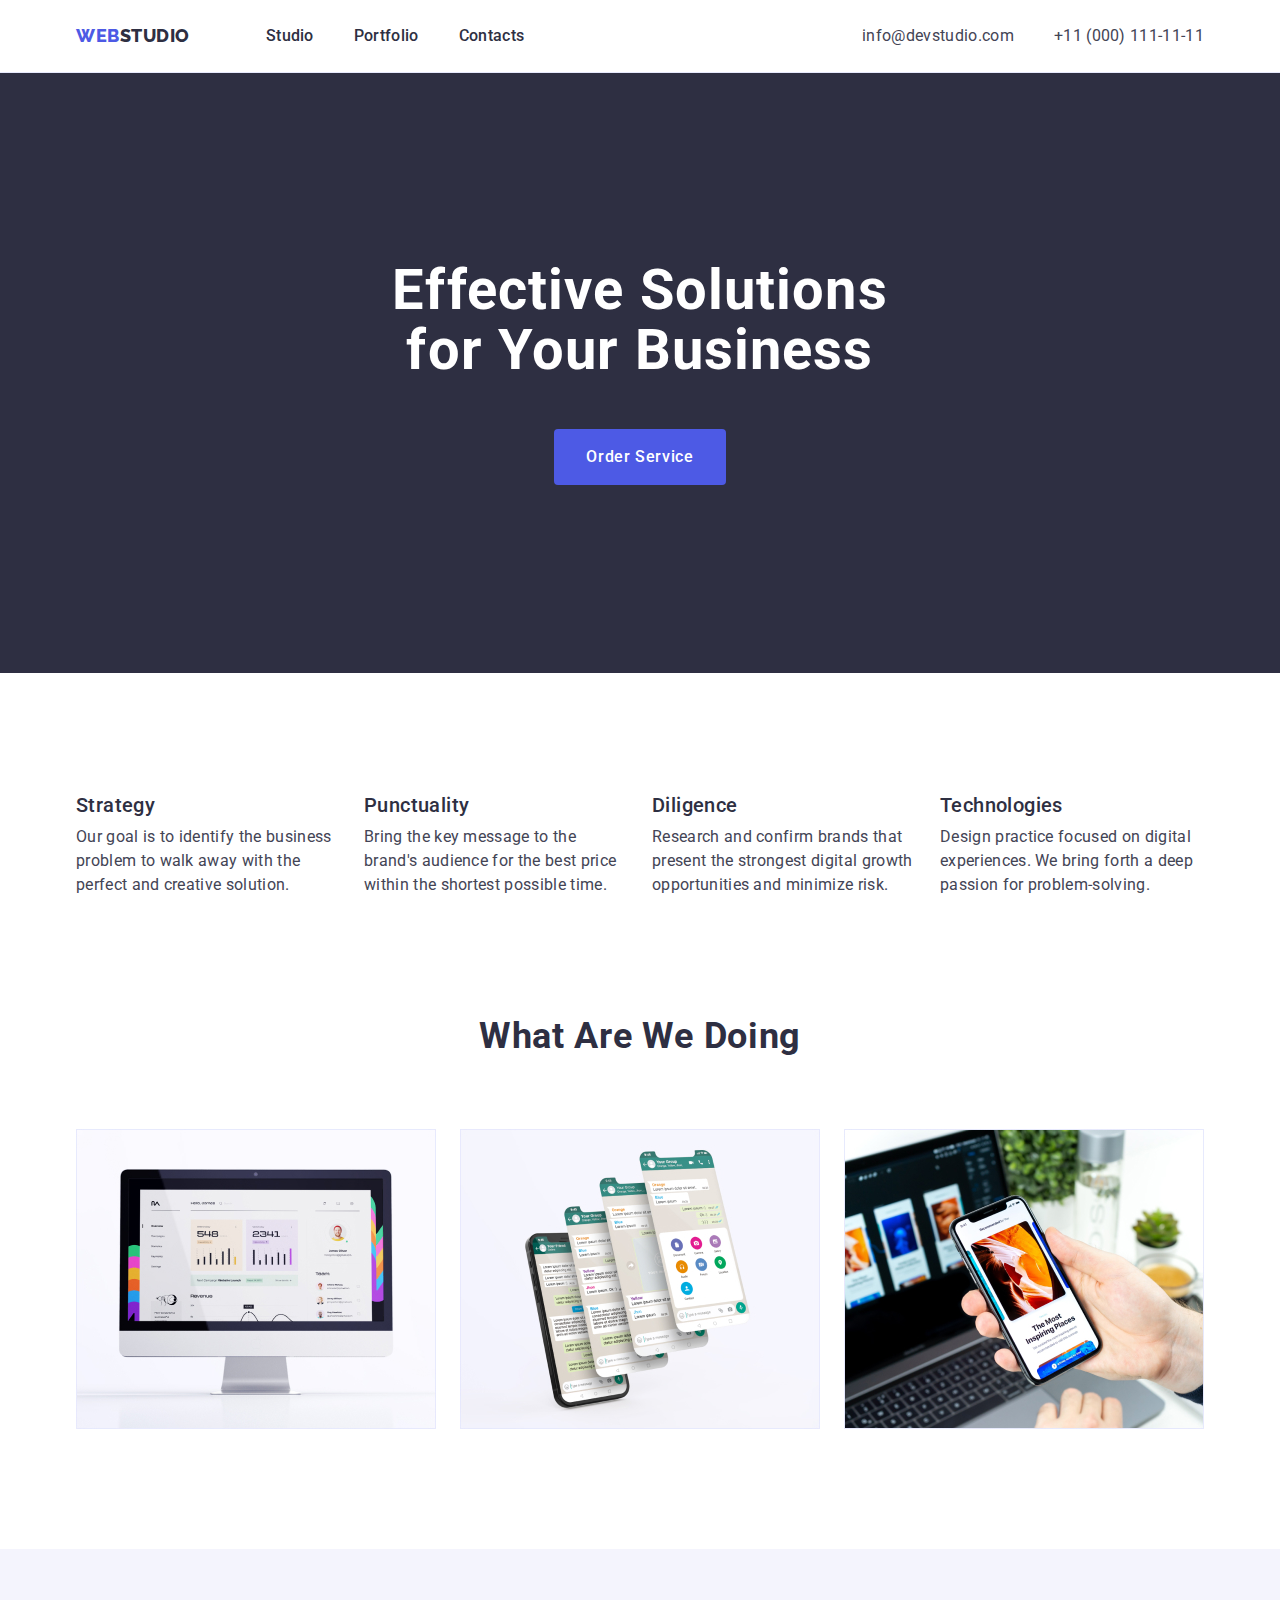
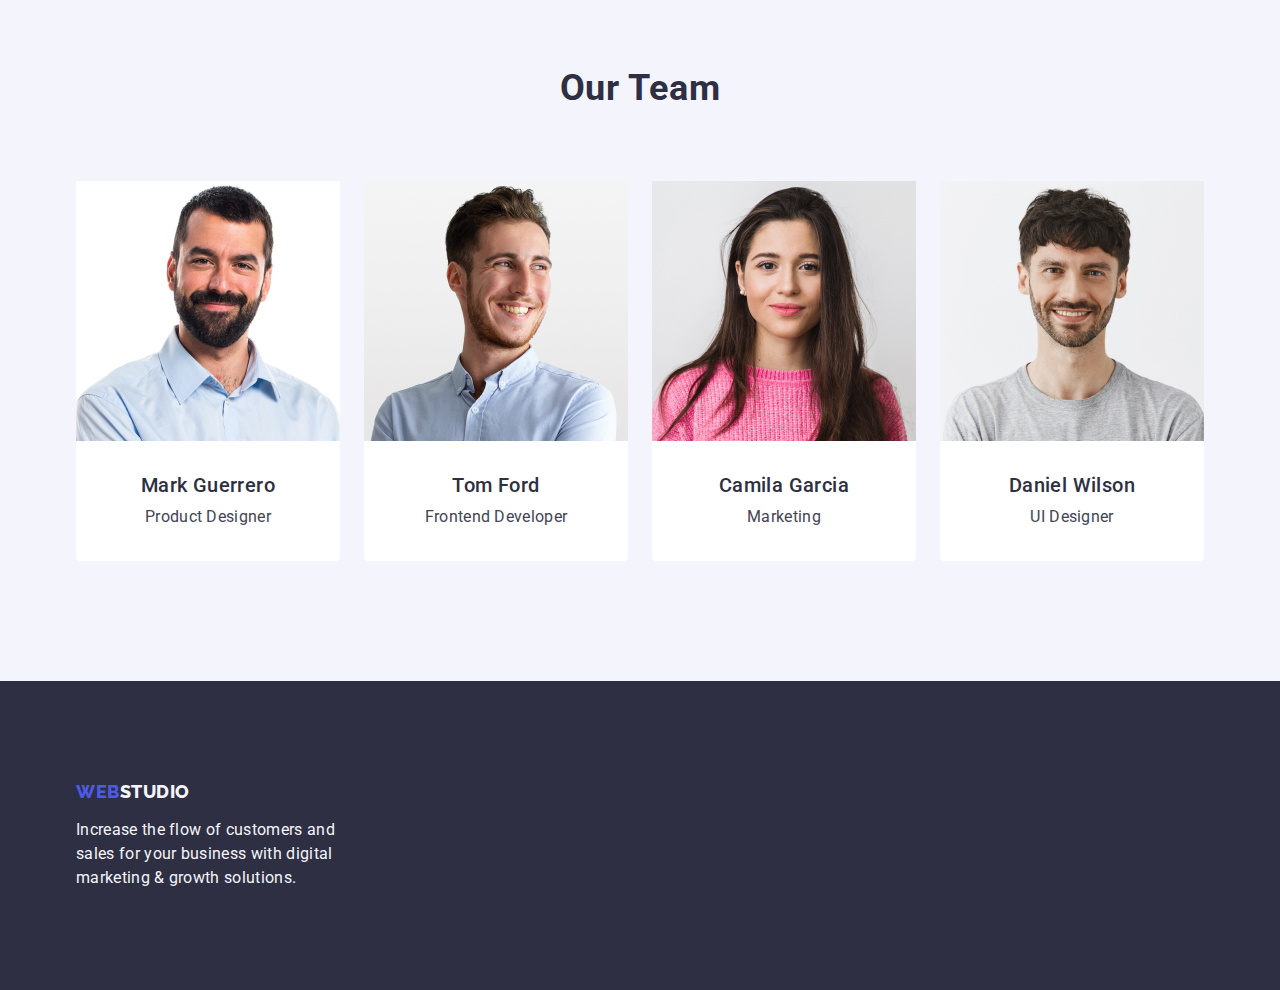
<file: index.html>
<!DOCTYPE html>
<html lang="en">
  <head>
    <meta charset="UTF-8" />
    <meta http-equiv="X-UA-Compatible" content="IE=edge" />
    <meta name="viewport" content="width=device-width, initial-scale=1.0" />
    <title>WebStudio</title>

    <link rel="preconnect" href="https://fonts.googleapis.com" />
    <link rel="preconnect" href="https://fonts.gstatic.com" crossorigin />
    <link
      href="https://fonts.googleapis.com/css2?family=Raleway:wght@800&family=Roboto:wght@400;500;700;900&display=swap"
      rel="stylesheet"
    />

    <link
      rel="stylesheet"
      href="https://cdn.jsdelivr.net/npm/modern-normalize@1.1.0/modern-normalize.min.css"
    />
    <link rel="stylesheet" href="./css/styles.css" />
  </head>
  <body>
    <!-- хедер -->

    <header class="page-header">
      <div class="container page-header-container">
        <nav class="header-nav">
          <a class="logo link header-logo" href="./index.html"
            >WEB<span class="logo-web">Studio</span></a
          >
          <ul class="nav-list list">
            <li>
              <a class="nav-list-item link" href="./index.html">Studio</a>
            </li>
            <li>
              <a class="nav-list-item link" href="./portfolio.html"
                >Portfolio</a
              >
            </li>
            <li>
              <a class="nav-list-item link" href="">Contacts</a>
            </li>
          </ul>
        </nav>
        <address class="adress">
          <ul class="contact list">
            <li>
              <a class="contact link" href="mailto:info@devstudio.com"
                >info@devstudio.com</a
              >
            </li>
            <li>
              <a class="contact link" href="tel:+110001111111"
                >+11 (000) 111-11-11</a
              >
            </li>
          </ul>
        </address>
      </div>
    </header>

    <!-- основний блок -->

    <main>
      <!-- сторінка герой -->

      <section class="hero-section">
        <div class="container">
          <h1 class="main-title">
            Effective Solutions <br />
            for Your Business
          </h1>
          <button class="order-service-btn" type="button">Order Service</button>
        </div>
      </section>

      <!-- наші цілі-->

      <section class="section">
        <div class="container">
          <h2 class="visually-hidden">Our goals</h2>
          <ul class="list goals-list">
            <li class="goals-list-item">
              <h3 class="goals">Strategy</h3>
              <p class="goals-description">
                Our goal is to identify the business problem to walk away with
                the perfect and creative solution.
              </p>
            </li>
            <li class="goals-list-item">
              <h3 class="goals">Punctuality</h3>
              <p class="goals-description">
                Bring the key message to the brand's audience for the best price
                within the shortest possible time.
              </p>
            </li>
            <li class="goals-list-item">
              <h3 class="goals">Diligence</h3>
              <p class="goals-description">
                Research and confirm brands that present the strongest digital
                growth opportunities and minimize risk.
              </p>
            </li>
            <li class="goals-list-item">
              <h3 class="goals">Technologies</h3>
              <p class="goals-description">
                Design practice focused on digital experiences. We bring forth a
                deep passion for problem-solving.
              </p>
            </li>
          </ul>
        </div>
      </section>

      <!-- приклади робіт -->

      <section class="work-examples-section">
        <div class="container">
          <h2 class="work-examples-title">What are we doing</h2>
          <ul class="list work-examples-list">
            <li class="work-examples-item">
              <img
                src="./images/what-are-we-doing/img-1.jpg"
                alt="imac"
                width="360"
                height="300"
              />
            </li>
            <li class="work-examples-item">
              <img
                src="./images/what-are-we-doing/img-2.jpg"
                alt="iphone"
                width="360"
                height="300"
              />
            </li>
            <li class="work-examples-item">
              <img
                src="./images/what-are-we-doing/img-3.jpg"
                alt="macbook"
                width="360"
                height="300"
              />
            </li>
          </ul>
        </div>
      </section>

      <!-- наша команда -->

      <section class="our-team section">
        <div class="container">
          <h2 class="our-team-title">Our Team</h2>
          <ul class="list our-team-list">
            <li class="our-team-item">
              <img
                src="./images/our-team/mark-guerrero.jpg"
                alt="Mark Guerrero"
                width="264"
                height="260"
              />
              <div class="our-team-card">
                <h3 class="our-team-name">Mark Guerrero</h3>
                <p class="our-team-position">Product Designer</p>
              </div>
            </li>
            <li class="our-team-item">
              <img
                src="./images/our-team/tom-ford.jpg"
                alt="Tom Ford"
                width="264"
                height="260"
              />
              <div class="our-team-card">
                <h3 class="our-team-name">Tom Ford</h3>
                <p class="our-team-position">Frontend Developer</p>
              </div>
            </li>
            <li class="our-team-item">
              <img
                src="./images/our-team/camila-garcia.jpg"
                alt="Camila Garcia"
                width="264"
                height="260"
              />
              <div class="our-team-card">
                <h3 class="our-team-name">Camila Garcia</h3>
                <p class="our-team-position">Marketing</p>
              </div>
            </li>
            <li class="our-team-item">
              <img
                src="./images/our-team/daniel-wilson.jpg"
                alt="Daniel Wilson"
                width="264"
                height="260"
              />
              <div class="our-team-card">
                <h3 class="our-team-name">Daniel Wilson</h3>
                <p class="our-team-position">UI Designer</p>
              </div>
            </li>
          </ul>
        </div>
      </section>
    </main>

    <!-- Футер -->

    <footer class="footer">
      <div class="container">
        <a class="logo link footer-logo-link" href="./index.html"
          >WEB<span class="logo-web-footer">Studio</span></a
        >
        <p class="footer-description">
          Increase the flow of customers and sales for your business with
          digital marketing & growth solutions.
        </p>
      </div>
    </footer>
  </body>
</html>
</file>
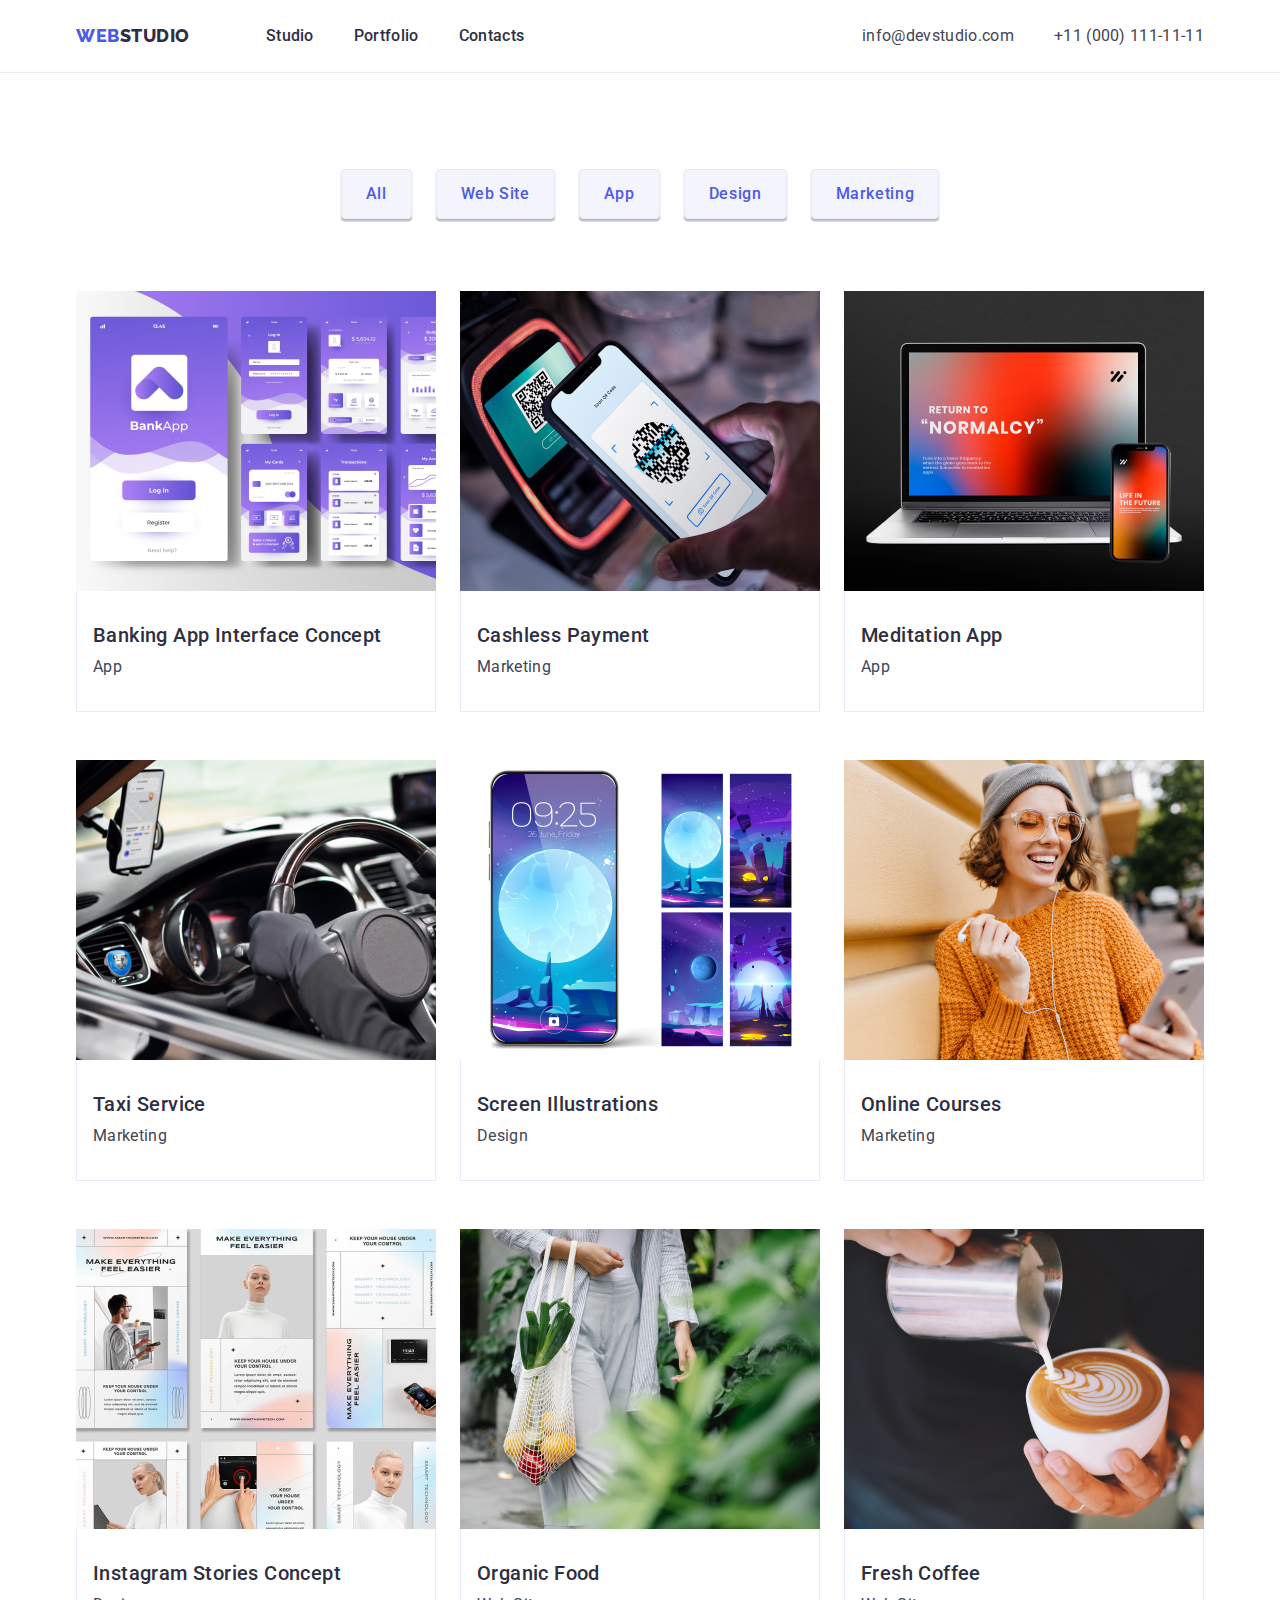
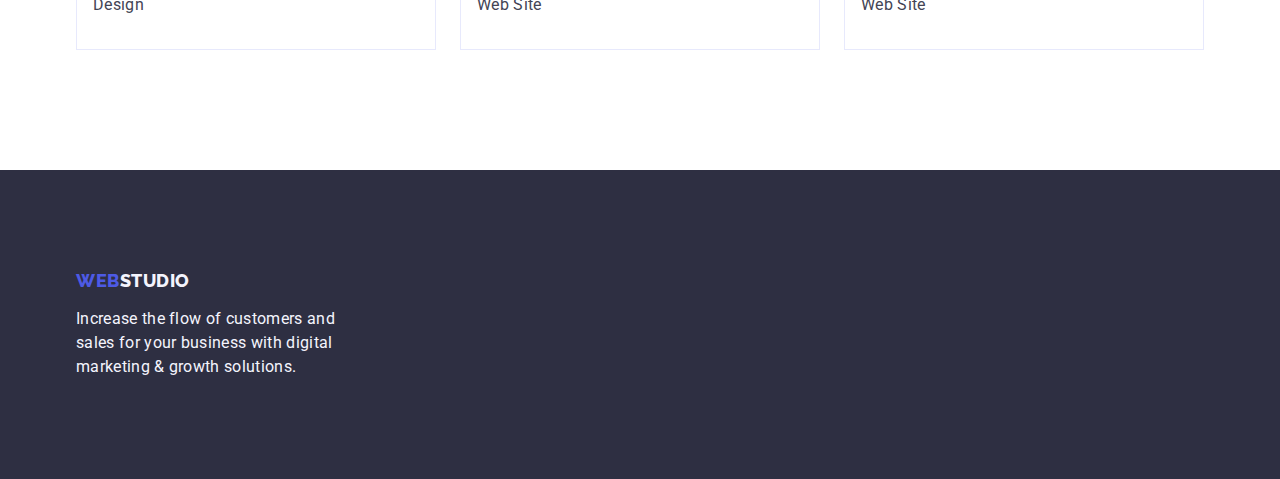
<file: portfolio.html>
<!DOCTYPE html>
<html lang="en">
  <head>
    <meta charset="UTF-8" />
    <meta http-equiv="X-UA-Compatible" content="IE=edge" />
    <meta name="viewport" content="width=device-width, initial-scale=1.0" />
    <title>WebStudio</title>

    <link rel="preconnect" href="https://fonts.googleapis.com" />
    <link rel="preconnect" href="https://fonts.gstatic.com" crossorigin />
    <link
      href="https://fonts.googleapis.com/css2?family=Raleway:wght@800&family=Roboto:wght@400;500;700;900&display=swap"
      rel="stylesheet"
    />
    <link
      rel="stylesheet"
      href="https://cdn.jsdelivr.net/npm/modern-normalize@1.1.0/modern-normalize.min.css"
    />
    <link rel="stylesheet" href="./css/styles.css" />
  </head>
  <body>
    <!-- хедер -->

    <header class="page-header">
      <div class="container page-header-container">
        <nav class="header-nav">
          <a class="logo link header-logo" href="./index.html"
            >WEB<span class="logo-web">Studio</span></a
          >
          <ul class="nav-list list">
            <li>
              <a class="nav-list-item link" href="./index.html">Studio</a>
            </li>
            <li>
              <a class="nav-list-item link" href="./portfolio.html"
                >Portfolio</a
              >
            </li>
            <li>
              <a class="nav-list-item link" href="">Contacts</a>
            </li>
          </ul>
        </nav>
        <address class="adress">
          <ul class="contact list">
            <li>
              <a class="contact link" href="mailto:info@devstudio.com"
                >info@devstudio.com</a
              >
            </li>
            <li>
              <a class="contact link" href="tel:+110001111111"
                >+11 (000) 111-11-11</a
              >
            </li>
          </ul>
        </address>
      </div>
    </header>

    <!-- основний блок -->

    <main>
      <section class="main-section">
        <div class="container">
          <h1 class="visually-hidden">Filters</h1>
          <ul class="list list-btn">
            <li><button class="filter-btn" type="button">All</button></li>
            <li><button class="filter-btn" type="button">Web Site</button></li>
            <li><button class="filter-btn" type="button">App</button></li>
            <li><button class="filter-btn" type="button">Design</button></li>
            <li><button class="filter-btn" type="button">Marketing</button></li>
          </ul>
          <ul class="list project-list">
            <li class="project-item">
              <a class="link" href="">
                <img
                  src="./images/projects/banking-app-interface-concept.jpg"
                  alt="Bank App"
                  width="360"
                  height="300"
                />
                <div class="project-container">
                  <h2 class="project-name link">
                    Banking App Interface Concept
                  </h2>
                  <p class="project-description">App</p>
                </div>
              </a>
            </li>
            <li class="project-item">
              <a class="link" href="">
                <img
                  src="./images/projects/cashless-payment.jpg"
                  alt="Smartphone"
                  width="360"
                  height="300"
                />
                <div class="project-container">
                  <h2 class="project-name link">Cashless Payment</h2>
                  <p class="project-description">Marketing</p>
                </div>
              </a>
            </li>
            <li class="project-item">
              <a class="link" href="">
                <img
                  src="./images/projects/meditation-app.jpg"
                  alt="Laptop and smartphone"
                  width="360"
                  height="300"
                />
                <div class="project-container">
                  <h2 class="project-name link">Meditation App</h2>
                  <p class="project-description">App</p>
                </div>
              </a>
            </li>
            <li class="project-item">
              <a class="link" href="">
                <img
                  src="./images/projects/taxi-service.jpg"
                  alt="Driver"
                  width="360"
                  height="300"
                />
                <div class="project-container">
                  <h2 class="project-name link">Taxi Service</h2>
                  <p class="project-description">Marketing</p>
                </div>
              </a>
            </li>
            <li class="project-item">
              <a class="link" href="">
                <img
                  src="./images/projects/screen-illustrations.jpg"
                  alt="Smartphone"
                  width="360"
                  height="300"
                />
                <div class="project-container">
                  <h2 class="project-name link">Screen Illustrations</h2>
                  <p class="project-description">Design</p>
                </div>
              </a>
            </li>
            <li class="project-item">
              <a class="link" href="">
                <img
                  src="./images/projects/online-courses.jpg"
                  alt="Girl"
                  width="360"
                  height="300"
                />
                <div class="project-container">
                  <h2 class="project-name link">Online Courses</h2>
                  <p class="project-description">Marketing</p>
                </div>
              </a>
            </li>
            <li class="project-item">
              <a class="link" href="">
                <img
                  src="./images/projects/instagram-stories-concept.jpg"
                  alt="Instagram stories"
                  width="360"
                  height="300"
                />
                <div class="project-container">
                  <h2 class="project-name link">Instagram Stories Concept</h2>
                  <p class="project-description">Design</p>
                </div>
              </a>
            </li>
            <li class="project-item">
              <a class="link" href="">
                <img
                  src="./images/projects/organic-food.jpg"
                  alt="Vegetables"
                  width="360"
                  height="300"
                />
                <div class="project-container">
                  <h2 class="project-name link">Organic Food</h2>
                  <p class="project-description">Web Site</p>
                </div>
              </a>
            </li>
            <li class="project-item">
              <a class="link" href="">
                <img
                  src="./images/projects/fresh-coffee.jpg"
                  alt="Cup of coffee"
                  width="360"
                  height="300"
                />
                <div class="project-container">
                  <h2 class="project-name link">Fresh Coffee</h2>
                  <p class="project-description">Web Site</p>
                </div>
              </a>
            </li>
          </ul>
        </div>
      </section>
    </main>

    <!-- Футер -->

    <footer class="footer">
      <div class="container">
        <a class="logo link footer-logo-link" href="./index.html"
          >WEB<span class="logo-web-footer">Studio</span></a
        >
        <p class="footer-description">
          Increase the flow of customers and sales for your business with
          digital marketing & growth solutions.
        </p>
      </div>
    </footer>
  </body>
</html>
</file>
<file: css/styles.css>
.list {
  list-style: none;
}

.link {
  text-decoration: none;
}

button {
  cursor: pointer;
  display: block;
}

:root {
  color: #ffffff;
  font-family: "Roboto", sans-serif;
  color: #434455;
}

body {
  font-family: "Roboto", sans-serif;
  background-color: #ffffff;
}

h1,
h2,
h3,
h4,
p {
  margin-top: 0;
  margin-bottom: 0;
  margin-right: 0;
}
ul,
ol {
  margin-top: 0;
  margin-bottom: 0;
  padding-left: 0;
}

img {
  display: block;
}

.container {
  width: 1158px;
  margin-left: auto;
  margin-right: auto;
  padding-left: 15px;
  padding-right: 15px;
}

.section {
  padding-top: 120px;
  padding-bottom: 120px;
}

.visually-hidden {
  position: absolute;
  width: 1px;
  height: 1px;
  margin: -1px;
  border: 0;
  padding: 0;
  white-space: nowrap;
  clip-path: inset(100%);
  clip: rect(0 0 0 0);
  overflow: hidden;
}

/* Хедер */

.logo {
  font-family: "Raleway", sans-serif;
  font-weight: 800;
  font-size: 18px;
  line-height: 1.17;
  letter-spacing: 0.03em;
  color: #4d5ae5;
  text-transform: uppercase;
  display: inline-block;
}

.header-logo {
  margin-right: 76px;
}

.logo-web {
  color: #2e2f42;
}

.nav-list-item {
  font-weight: 500;
  font-size: 16px;
  line-height: 1.5;
  letter-spacing: 0.02em;
  color: #2e2f42;
  padding-top: 24px;
  padding-bottom: 24px;
}

.nav-list-item:hover,
.nav-list-item:focus {
  color: #404bbf;
}

.adress {
  font-style: normal;
}
.contact {
  font-weight: 400;
  font-size: 16px;
  line-height: 1.5;
  letter-spacing: 0.02em;
  color: #434455;
  display: flex;
  align-items: center;
  gap: 40px;
}

.contact:hover,
.contact:focus {
  color: #404bbf;
}

.page-header-container {
  display: flex;
  align-items: center;
  justify-content: space-between;
}

.header-nav {
  display: flex;
  align-items: center;
}

.nav-list {
  display: flex;
  align-items: center;
  gap: 40px;
}

.page-header {
  padding-top: 24px;
  padding-bottom: 24px;
  border-bottom: 1px solid#e7e9fc;
}

/*основний блок*/

/* сторінка герой */

.hero-section {
  background-color: #2e2f42;
  text-align: center;
  padding-top: 188px;
  padding-bottom: 188px;
}

.main-title {
  font-style: normal;
  font-weight: 700;
  font-size: 56px;
  line-height: 1.07;
  letter-spacing: 0.02em;
  color: #ffffff;
  max-width: 496px;
  margin-bottom: 48px;
  margin-left: auto;
  margin-right: auto;
}

.order-service-btn {
  font-weight: 500;
  font-size: 16px;
  line-height: 1.5;
  letter-spacing: 0.04em;
  color: #ffffff;
  background: #4d5ae5;
  border-radius: 4px;
  padding: 16px 32px;
  min-width: 169px;
  border: none;
  margin-left: auto;
  margin-right: auto;
}

.order-service-btn:hover,
.order-service-btn:focus {
  background: #404bbf;
}

/* наші цілі */

.goals {
  font-weight: 500;
  font-size: 20px;
  line-height: 1.2;
  letter-spacing: 0.02em;
  color: #2e2f42;
  margin-bottom: 8px;
}

.goals-description {
  font-weight: 400;
  font-size: 16px;
  line-height: 1.5;
  letter-spacing: 0.02em;
  color: #434455;
}

.goals-list {
  display: flex;
  gap: 24px;
}

.goals-list-item {
  flex-basis: calc((100% - 72px) / 4);
}
/* приклади робіт */

.work-examples-section {
  padding-bottom: 120px;
}

.work-examples-title {
  font-weight: 700;
  font-size: 36px;
  line-height: 1.11;
  text-align: center;
  letter-spacing: 0.02em;
  text-transform: capitalize;
  color: #2e2f42;
  margin-bottom: 72px;
}

.work-examples-list {
  display: flex;
  gap: 24px;
}
/* наша команда */

.our-team {
  background-color: #f4f4fd;
}

.our-team-title {
  font-weight: 700;
  font-size: 36px;
  line-height: 1.11;
  text-align: center;
  letter-spacing: 0.02em;
  text-transform: capitalize;
  color: #2e2f42;
  margin-bottom: 72px;
}
.our-team-item {
  background-color: #ffffff;
  border-radius: 0px 0px 4px 4px;
}

.our-team-name {
  font-weight: 500;
  font-size: 20px;
  line-height: 1.2;
  letter-spacing: 0.02em;
  color: #2e2f42;
  background-color: #ffffff;
  text-align: center;
  margin-bottom: 8px;
}

.our-team-position {
  font-weight: 400;
  font-size: 16px;
  line-height: 1.5;
  letter-spacing: 0.02em;
  color: #434455;
  background-color: #ffffff;
  text-align: center;
}

.our-team-list {
  display: flex;
  gap: 24px;
}

.our-team-card {
  padding-top: 32px;
  padding-bottom: 32px;
  padding-left: 16px;
  padding-right: 16px;
}

/* Футер */

.footer {
  background-color: #2e2f42;
  padding-top: 100px;
  padding-bottom: 100px;
}

.footer-description {
  font-weight: 400;
  font-size: 16px;
  line-height: 1.5;
  letter-spacing: 0.02em;
  color: #f4f4fd;
  max-width: 264px;
  display: block;
}

.logo-web-footer {
  color: #f4f4fd;
}

.footer-logo-link {
  margin-bottom: 16px;
}
/* portfolio */

.main-section {
  padding-top: 96px;
  padding-bottom: 120px;
}

.list-btn {
  display: flex;
  justify-content: center;
  gap: 24px;
  margin-bottom: 72px;
}

.filter-btn {
  font-family: "Roboto", sans-serif;
  font-weight: 500;
  font-size: 16px;
  line-height: 1.5;
  display: flex;
  align-items: center;
  text-align: center;
  letter-spacing: 0.04em;
  color: #4d5ae5;
  background: #f4f4fd;
  box-shadow: 0px 3px 1px rgba(0, 0, 0, 0.1), 0px 2px 1px rgba(0, 0, 0, 0.08),
    0px 2px 2px rgba(0, 0, 0, 0.12);
  border-radius: 4px;
  padding: 12px 24px;
  border: 1px solid #e7e9fc;
}

.filter-btn:hover,
.filter-btn:focus {
  color: #ffffff;
  background: #404bbf;
  border: 1px solid transparent;
}

.project-list {
  display: flex;
  flex-wrap: wrap;
  column-gap: 24px;
  row-gap: 48px;
}

.project-name {
  font-weight: 500;
  font-size: 20px;
  line-height: 1.2;
  letter-spacing: 0.02em;
  color: #2e2f42;
  margin-bottom: 8px;
}

.project-description {
  font-size: 16px;
  line-height: 1.5;
  letter-spacing: 0.02em;
  color: #434455;
}

.project-item {
  width: calc((100% - 48px) / 3);
}

.project-container {
  padding: 32px 16px;
  border: 1px solid #e7e9fc;
  border-top: none;
}
/* next page */
</file>
